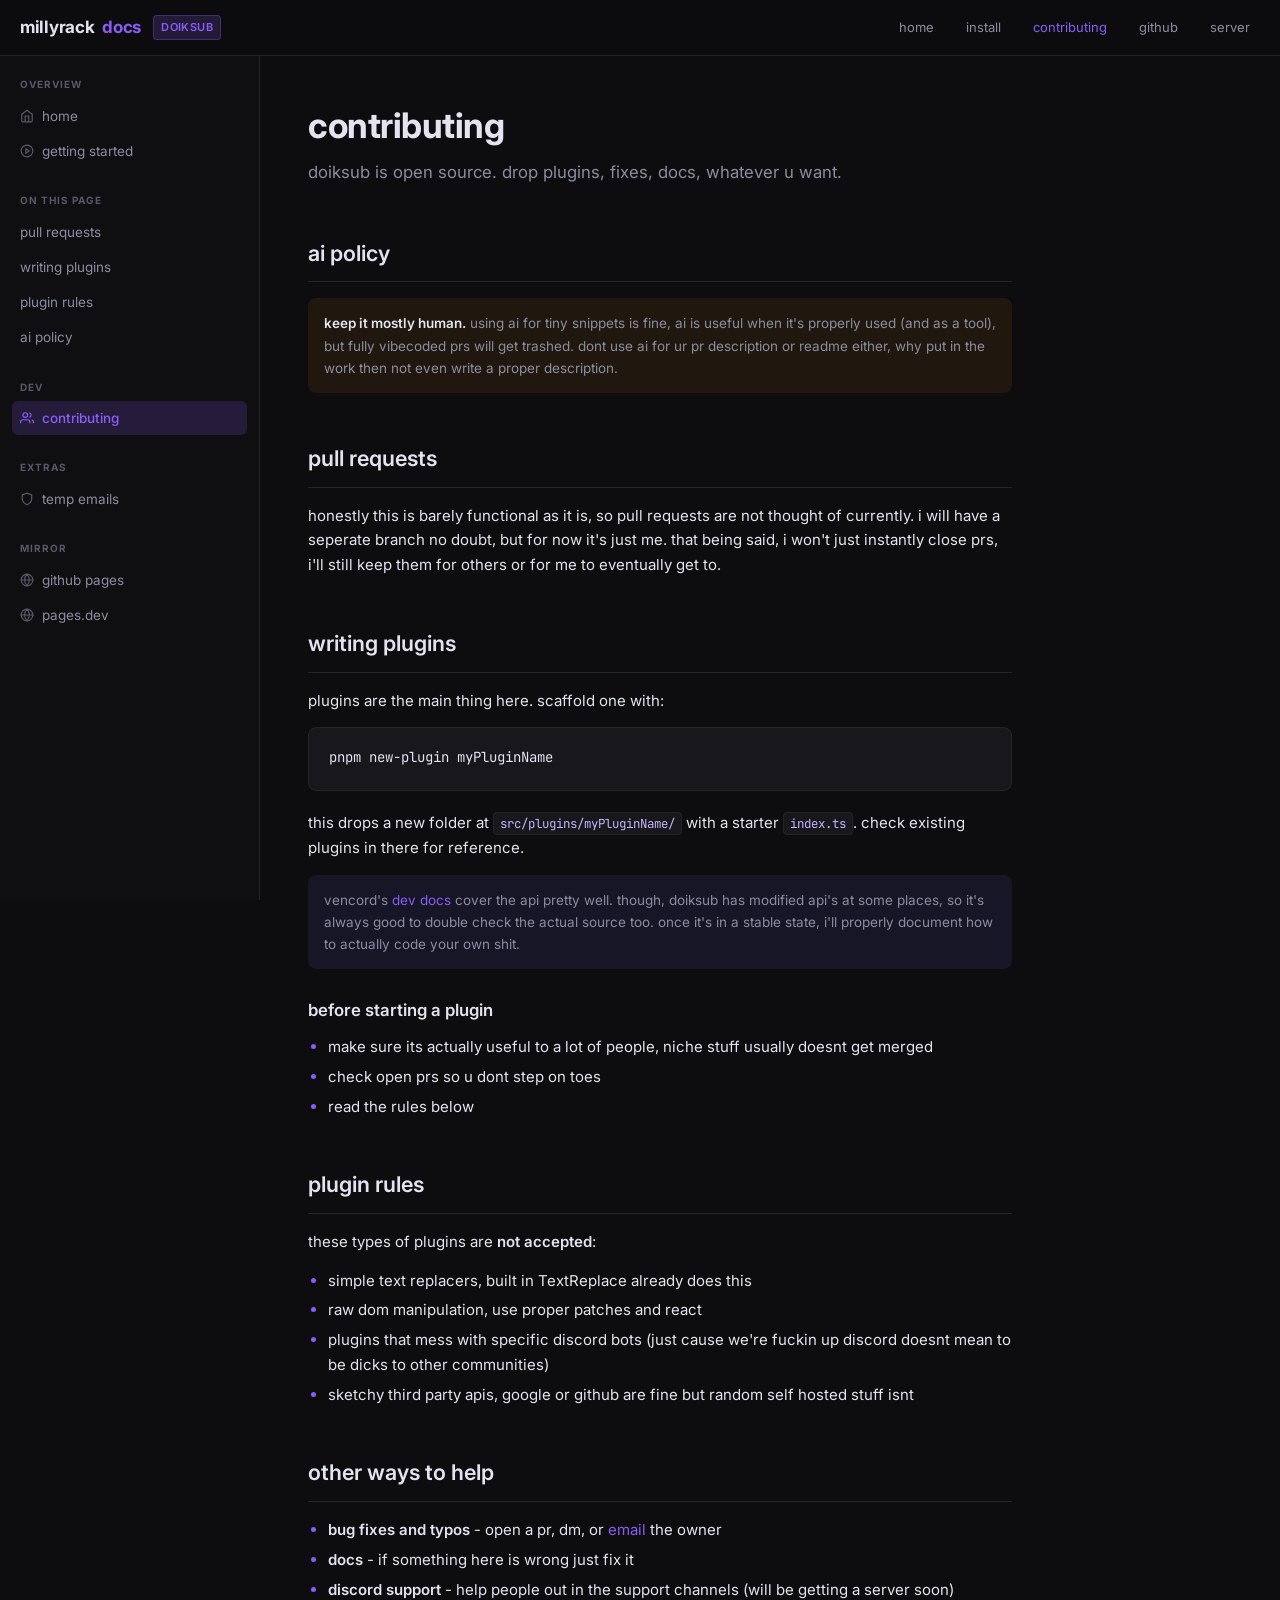
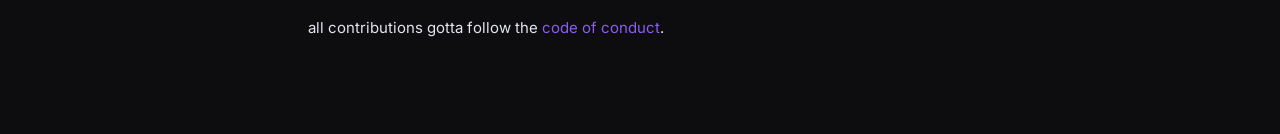
<file: docs/contributing.html>
<!DOCTYPE html>
<html lang="en">

<head>
  <meta charset="UTF-8">
  <meta name="viewport" content="width=device-width, initial-scale=1.0">
  <title>millyrack, doiksub contributing</title>
  <meta name="description" content="how to write plugins and push changes to doiksub">
  <link rel="stylesheet" href="style.css">
</head>

<body>

  <header class="topbar">
    <button class="hamburger" id="hamburger-btn" aria-label="Toggle sidebar">
      <svg width="18" height="18" viewBox="0 0 24 24" fill="none" stroke="currentColor" stroke-width="2"
        stroke-linecap="round">
        <line x1="3" y1="6" x2="21" y2="6" />
        <line x1="3" y1="12" x2="21" y2="12" />
        <line x1="3" y1="18" x2="21" y2="18" />
      </svg>
    </button>
    <a href="index.html" class="topbar-logo">millyrack <span>docs</span></a>
    <span class="topbar-tag">doiksub</span>
    <div class="topbar-spacer"></div>
    <a href="index.html" class="topbar-link" data-page="index.html">home</a>
    <a href="getting-started.html" class="topbar-link" data-page="getting-started.html">install</a>
    <a href="contributing.html" class="topbar-link" data-page="contributing.html">contributing</a>
    <a href="https://github.com/ghxstprey/doiksub" class="topbar-link" target="_blank" rel="noopener">github</a>
    <a href="https://ghxstprey.pages.dev/join" class="topbar-link" target="_blank" rel="noopener">server</a>
  </header>

  <div class="sidebar-overlay" id="sidebar-overlay"></div>

  <div class="layout">
    <nav class="sidebar" id="sidebar">
      <div class="sidebar-section">
        <div class="sidebar-label">overview</div>
        <a href="index.html" class="sidebar-link" data-page="index.html">
          <svg width="14" height="14" viewBox="0 0 24 24" fill="none" stroke="currentColor" stroke-width="2">
            <path d="M3 9l9-7 9 7v11a2 2 0 0 1-2 2H5a2 2 0 0 1-2-2z" />
            <polyline points="9 22 9 12 15 12 15 22" />
          </svg>
          home
        </a>
        <a href="getting-started.html" class="sidebar-link" data-page="getting-started.html">
          <svg width="14" height="14" viewBox="0 0 24 24" fill="none" stroke="currentColor" stroke-width="2"
            stroke-linecap="round" stroke-linejoin="round">
            <circle cx="12" cy="12" r="10" />
            <polygon points="10 8 16 12 10 16 10 8" />
          </svg>
          getting started
        </a>
      </div>
      <div class="sidebar-section">
        <div class="sidebar-label">on this page</div>
        <a href="#how-to-pr" class="sidebar-link">pull requests</a>
        <a href="#write-plugin" class="sidebar-link">writing plugins</a>
        <a href="#plugin-rules" class="sidebar-link">plugin rules</a>
        <a href="#ai-notice" class="sidebar-link">ai policy</a>
      </div>
      <div class="sidebar-section">
        <div class="sidebar-label">dev</div>
        <a href="contributing.html" class="sidebar-link" data-page="contributing.html">
          <svg width="14" height="14" viewBox="0 0 24 24" fill="none" stroke="currentColor" stroke-width="2">
            <path d="M17 21v-2a4 4 0 0 0-4-4H5a4 4 0 0 0-4 4v2" />
            <circle cx="9" cy="7" r="4" />
            <path d="M23 21v-2a4 4 0 0 0-3-3.87" />
            <path d="M16 3.13a4 4 0 0 1 0 7.75" />
          </svg>
          contributing
        </a>
      </div>
      <div class="sidebar-section">
        <div class="sidebar-label">extras</div>
        <a href="privacy.html" class="sidebar-link" data-page="privacy.html">
          <svg width="14" height="14" viewBox="0 0 24 24" fill="none" stroke="currentColor" stroke-width="2">
            <path d="M12 22s8-4 8-10V5l-8-3-8 3v7c0 6 8 10 8 10z" />
          </svg>
          temp emails
        </a>
      </div>
      <div class="sidebar-section sidebar-footer" style="margin-top: auto;">
        <div class="sidebar-label">mirror</div>
        <a href="https://ghxstprey.github.io/millyrack/" class="sidebar-link" target="_blank" rel="noopener">
          <svg width="14" height="14" viewBox="0 0 24 24" fill="none" stroke="currentColor" stroke-width="2"
            stroke-linecap="round" stroke-linejoin="round">
            <circle cx="12" cy="12" r="10" />
            <line x1="2" y1="12" x2="22" y2="12" />
            <path d="M12 2a15.3 15.3 0 0 1 4 10 15.3 15.3 0 0 1-4 10 15.3 15.3 0 0 1-4-10 15.3 15.3 0 0 1 4-10z" />
          </svg>
          github pages
        </a>
        <a href="https://millyrack.pages.dev" class="sidebar-link" target="_blank" rel="noopener">
          <svg width="14" height="14" viewBox="0 0 24 24" fill="none" stroke="currentColor" stroke-width="2"
            stroke-linecap="round" stroke-linejoin="round">
            <circle cx="12" cy="12" r="10" />
            <line x1="2" y1="12" x2="22" y2="12" />
            <path d="M12 2a15.3 15.3 0 0 1 4 10 15.3 15.3 0 0 1-4 10 15.3 15.3 0 0 1-4-10 15.3 15.3 0 0 1 4-10z" />
          </svg>
          pages.dev
        </a>
      </div>
    </nav>

    <main class="main">
      <div class="content">

        <h1>contributing</h1>
        <p class="lead">doiksub is open source. drop plugins, fixes, docs, whatever u want.</p>

        <h2 id="ai-notice">ai policy</h2>
        <div class="callout warn">
          <div>
            <p><strong>keep it mostly human.</strong> using ai for tiny snippets is fine, ai is useful when it's
              properly used (and as a tool), but fully vibecoded prs will get trashed. dont use ai for ur pr description
              or readme either, why put in the work then not even write a proper description.</p>
          </div>
        </div>

        <h2 id="how-to-pr">pull requests</h2>
        <p>honestly this is barely functional as it is, so pull requests are not thought of currently. i will have a
          seperate branch no doubt, but for now it's just me. that being said, i won't just instantly close prs, i'll
          still keep them for others or for me to eventually get to.</p>

        <h2 id="write-plugin">writing plugins</h2>
        <p>plugins are the main thing here. scaffold one with:</p>
        <pre><code>pnpm new-plugin myPluginName</code></pre>
        <p>this drops a new folder at <code>src/plugins/myPluginName/</code> with a starter <code>index.ts</code>. check
          existing plugins in there for reference.</p>

        <div class="callout note">
          <p>vencord's <a href="https://docs.vencord.dev" target="_blank" rel="noopener">dev docs</a> cover the api
            pretty well. though, doiksub has modified api's at some places, so it's always good to double check the
            actual source too. once it's in a stable state, i'll properly document how to actually code your own shit.
          </p>
        </div>

        <h3>before starting a plugin</h3>
        <ul>
          <li>make sure its actually useful to a lot of people, niche stuff usually doesnt get merged</li>
          <li>check open prs so u dont step on toes</li>
          <li>read the rules below</li>
        </ul>

        <h2 id="plugin-rules">plugin rules</h2>
        <p>these types of plugins are <strong>not accepted</strong>:</p>
        <ul>
          <li>simple text replacers, built in TextReplace already does this</li>
          <li>raw dom manipulation, use proper patches and react</li>
          <li>plugins that mess with specific discord bots (just cause we're fuckin up discord doesnt mean to be dicks
            to other communities)</li>
          <li>sketchy third party apis, google or github are fine but random self hosted stuff isnt</li>
        </ul>

        <h2 id="other">other ways to help</h2>
        <ul>
          <li><strong>bug fixes and typos</strong> - open a pr, dm, or <a href="privacy.html">email</a> the owner</li>
          <li><strong>docs</strong> - if something here is wrong just fix it</li>
          <li><strong>discord support</strong> - help people out in the support channels (will be getting a server soon)
          </li>
        </ul>

        <p>all contributions gotta follow the <a
            href="https://github.com/ghxstprey/doiksub/blob/main/CODE_OF_CONDUCT.md" target="_blank" rel="noopener">code
            of conduct</a>.</p>

      </div>
    </main>
  </div>

  <script src="nav.js"></script>
</body>

</html>
</file>
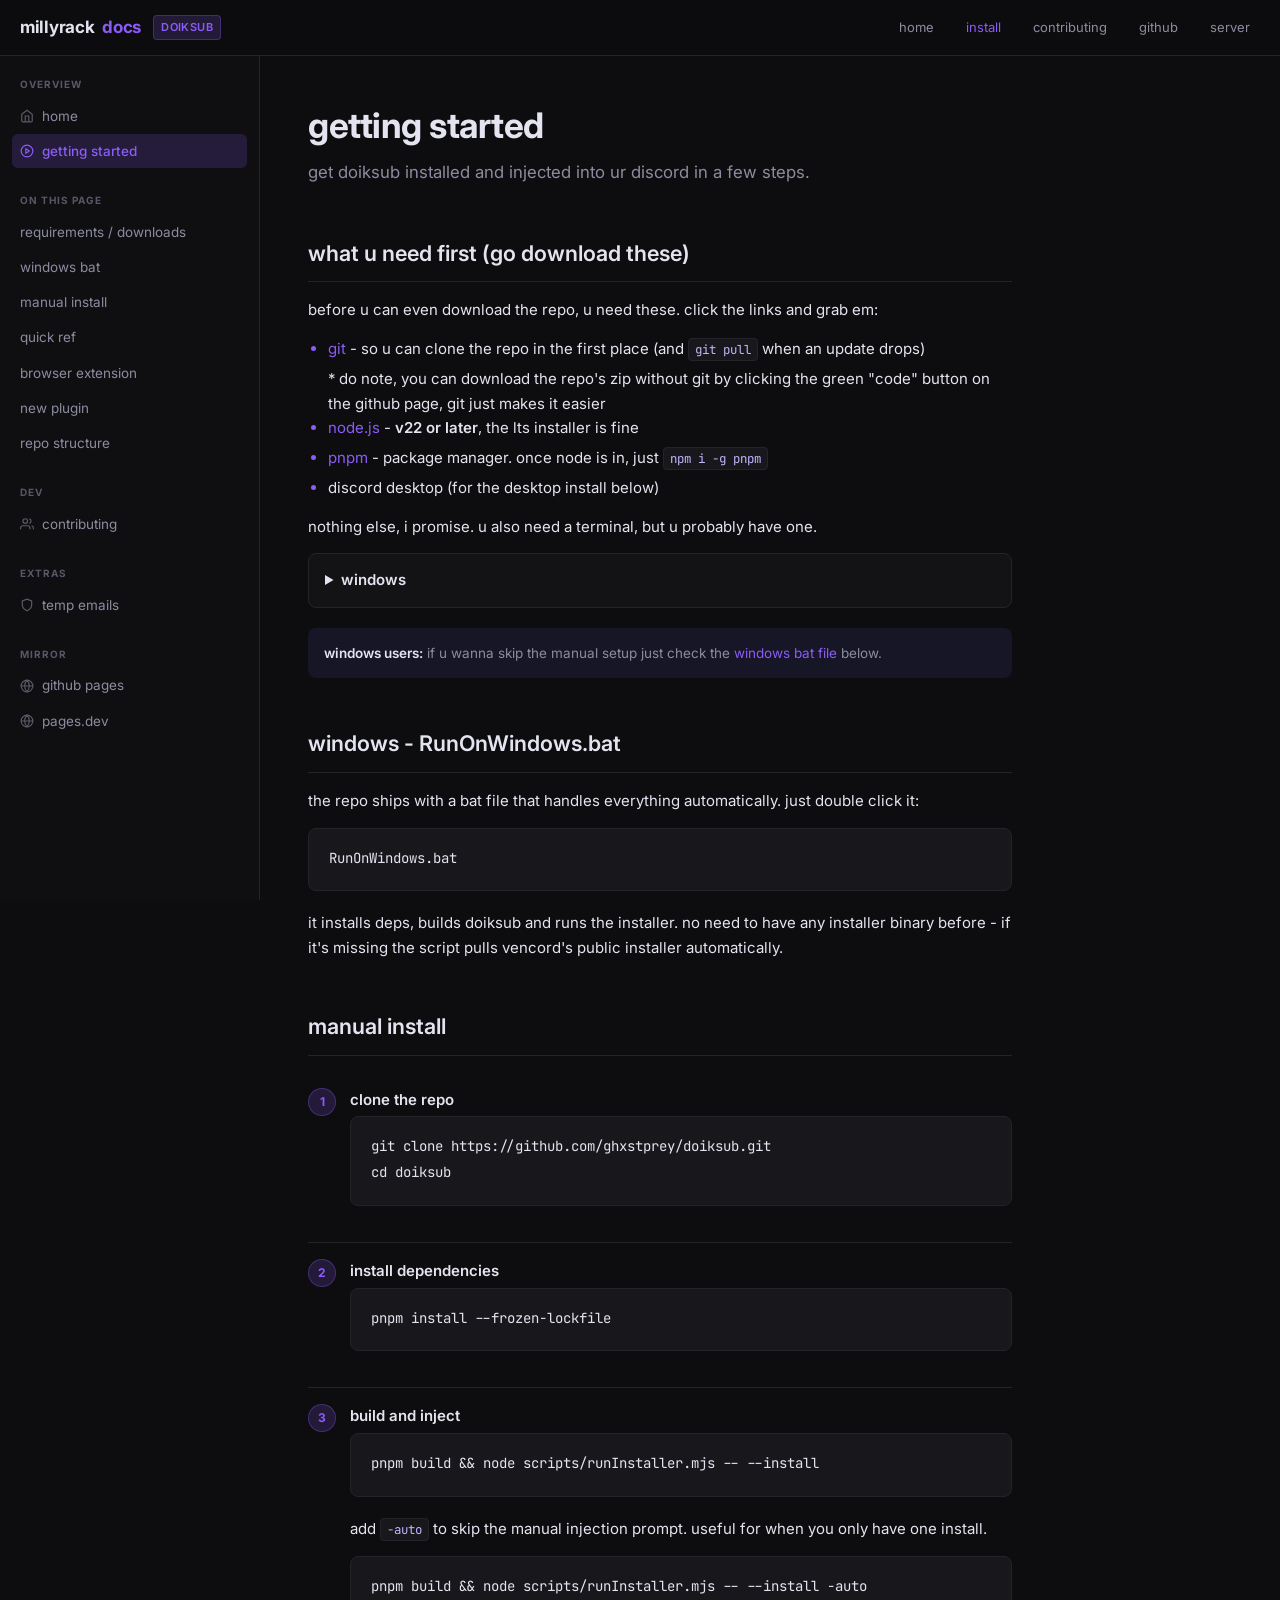
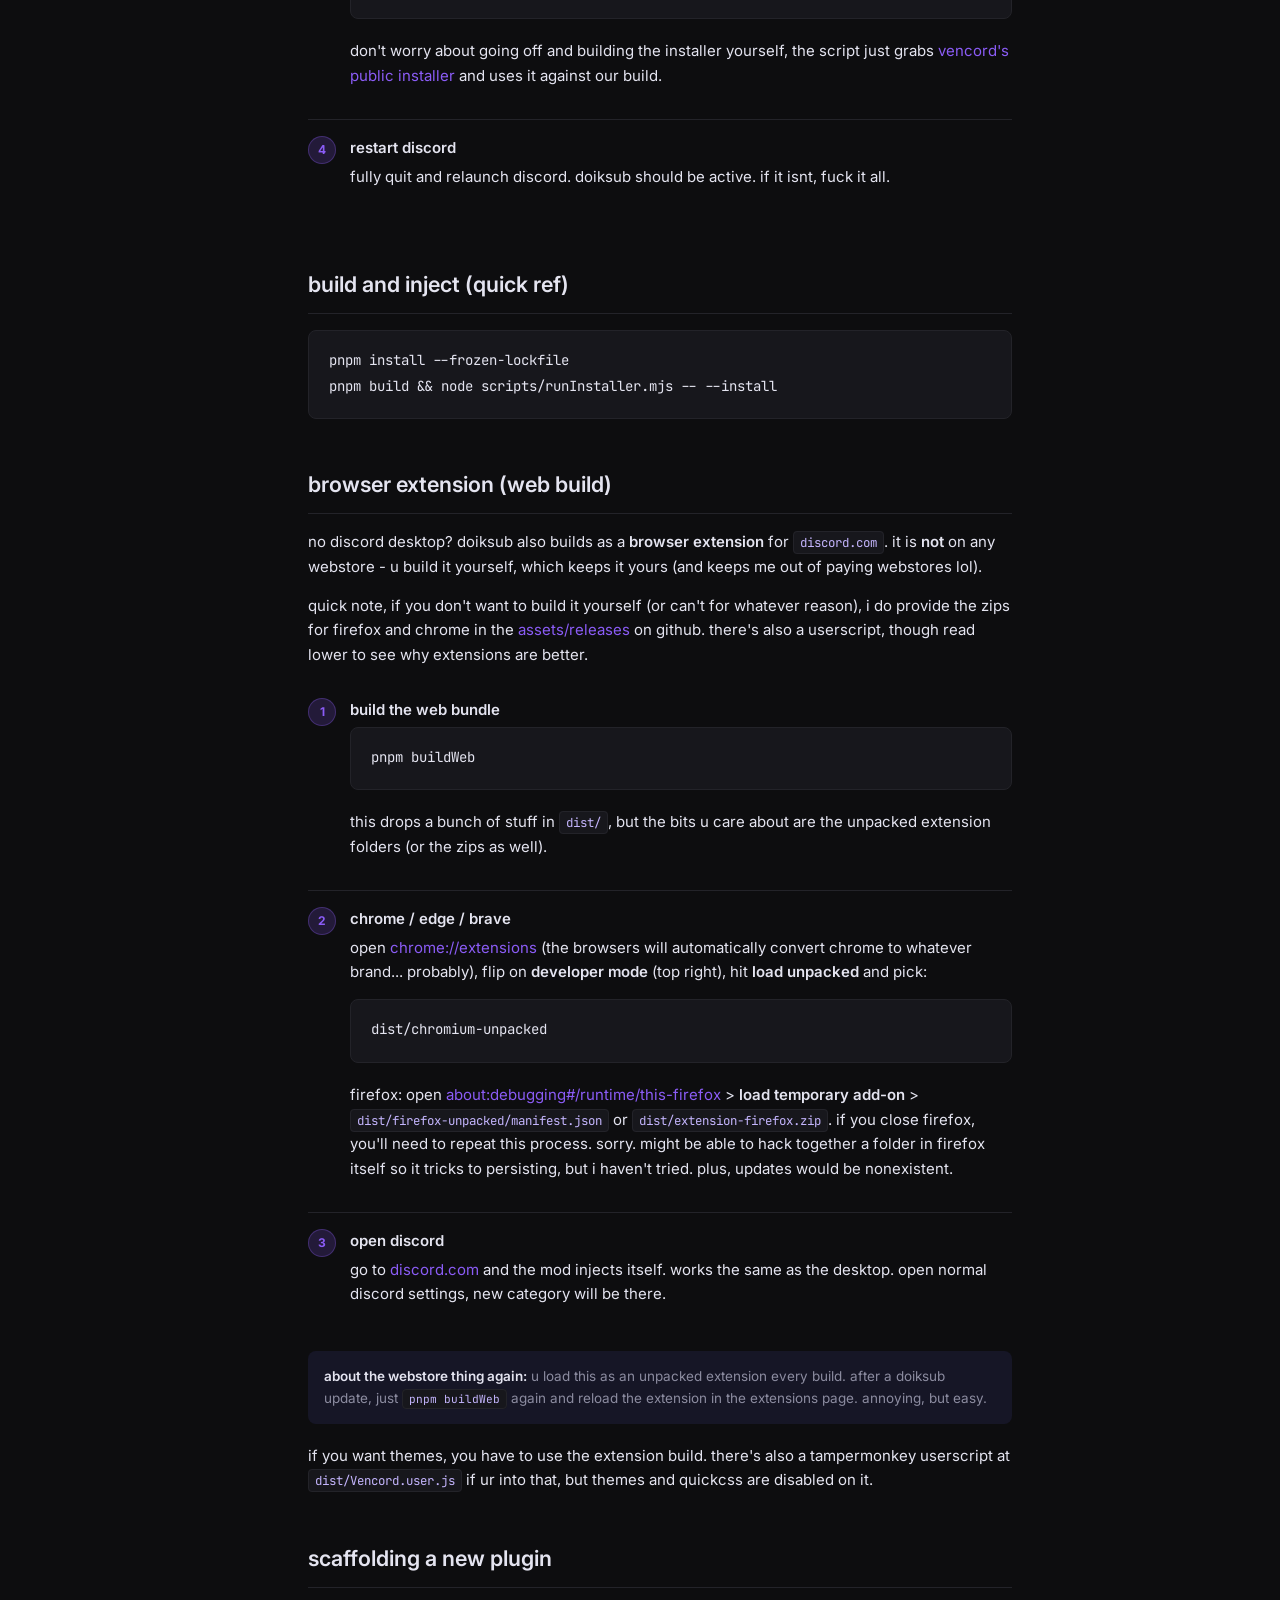
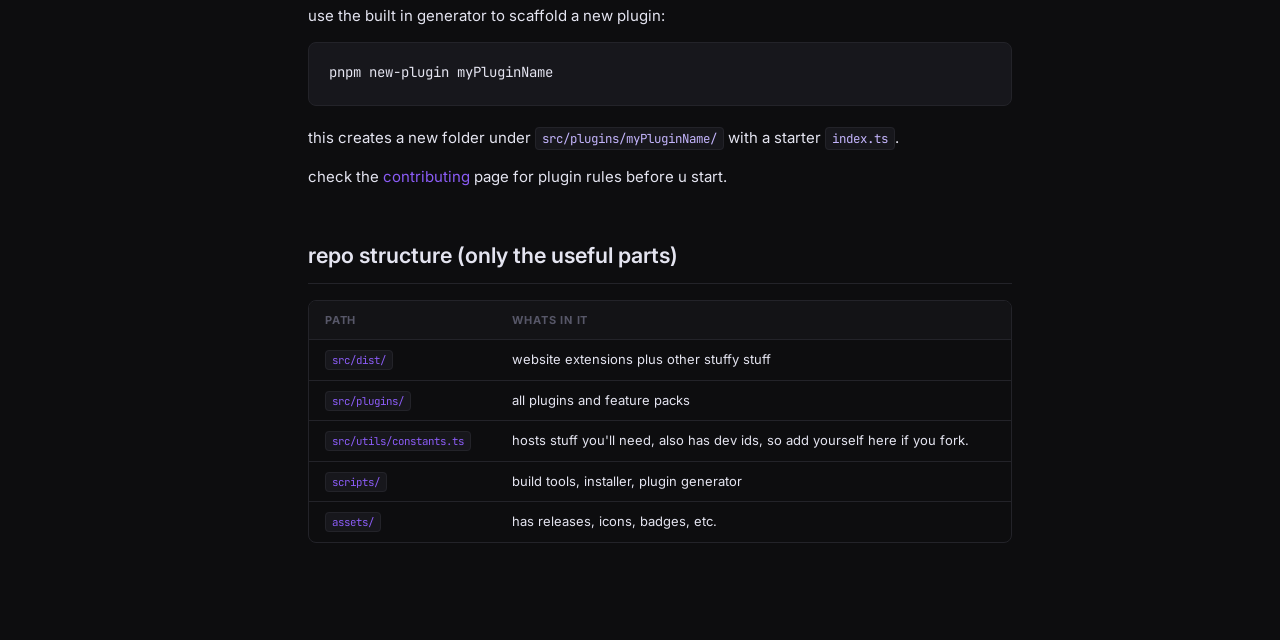
<file: docs/getting-started.html>
<!DOCTYPE html>
<html lang="en">

<head>
  <meta charset="UTF-8">
  <meta name="viewport" content="width=device-width, initial-scale=1.0">
  <title>millyrack, doiksub install</title>
  <meta name="description" content="how to install build and inject doiksub into ur discord client">
  <link rel="stylesheet" href="style.css">
</head>

<body>

  <header class="topbar">
    <button class="hamburger" id="hamburger-btn" aria-label="Toggle sidebar">
      <svg width="18" height="18" viewBox="0 0 24 24" fill="none" stroke="currentColor" stroke-width="2"
        stroke-linecap="round">
        <line x1="3" y1="6" x2="21" y2="6" />
        <line x1="3" y1="12" x2="21" y2="12" />
        <line x1="3" y1="18" x2="21" y2="18" />
      </svg>
    </button>
    <a href="index.html" class="topbar-logo">millyrack <span>docs</span></a>
    <span class="topbar-tag">doiksub</span>
    <div class="topbar-spacer"></div>
    <a href="index.html" class="topbar-link" data-page="index.html">home</a>
    <a href="getting-started.html" class="topbar-link" data-page="getting-started.html">install</a>
    <a href="contributing.html" class="topbar-link" data-page="contributing.html">contributing</a>
    <a href="https://github.com/ghxstprey/doiksub" class="topbar-link" target="_blank" rel="noopener">github</a>
    <a href="https://ghxstprey.pages.dev/join" class="topbar-link" target="_blank" rel="noopener">server</a>
  </header>

  <div class="sidebar-overlay" id="sidebar-overlay"></div>

  <div class="layout">
    <nav class="sidebar" id="sidebar">
      <div class="sidebar-section">
        <div class="sidebar-label">overview</div>
        <a href="index.html" class="sidebar-link" data-page="index.html">
          <svg width="14" height="14" viewBox="0 0 24 24" fill="none" stroke="currentColor" stroke-width="2">
            <path d="M3 9l9-7 9 7v11a2 2 0 0 1-2 2H5a2 2 0 0 1-2-2z" />
            <polyline points="9 22 9 12 15 12 15 22" />
          </svg>
          home
        </a>
        <a href="getting-started.html" class="sidebar-link" data-page="getting-started.html">
          <svg width="14" height="14" viewBox="0 0 24 24" fill="none" stroke="currentColor" stroke-width="2"
            stroke-linecap="round" stroke-linejoin="round">
            <circle cx="12" cy="12" r="10" />
            <polygon points="10 8 16 12 10 16 10 8" />
          </svg>
          getting started
        </a>
      </div>
      <div class="sidebar-section">
        <div class="sidebar-label">on this page</div>
        <a href="#requirements" class="sidebar-link">requirements / downloads</a>
        <a href="#windows" class="sidebar-link">windows bat</a>
        <a href="#manual" class="sidebar-link">manual install</a>
        <a href="#build" class="sidebar-link">quick ref</a>
        <a href="#web" class="sidebar-link">browser extension</a>
        <a href="#new-plugin" class="sidebar-link">new plugin</a>
        <a href="#structure" class="sidebar-link">repo structure</a>
      </div>
      <div class="sidebar-section">
        <div class="sidebar-label">dev</div>
        <a href="contributing.html" class="sidebar-link" data-page="contributing.html">
          <svg width="14" height="14" viewBox="0 0 24 24" fill="none" stroke="currentColor" stroke-width="2">
            <path d="M17 21v-2a4 4 0 0 0-4-4H5a4 4 0 0 0-4 4v2" />
            <circle cx="9" cy="7" r="4" />
            <path d="M23 21v-2a4 4 0 0 0-3-3.87" />
            <path d="M16 3.13a4 4 0 0 1 0 7.75" />
          </svg>
          contributing
        </a>
      </div>
      <div class="sidebar-section">
        <div class="sidebar-label">extras</div>
        <a href="privacy.html" class="sidebar-link" data-page="privacy.html">
          <svg width="14" height="14" viewBox="0 0 24 24" fill="none" stroke="currentColor" stroke-width="2">
            <path d="M12 22s8-4 8-10V5l-8-3-8 3v7c0 6 8 10 8 10z" />
          </svg>
          temp emails
        </a>
      </div>
      <div class="sidebar-section sidebar-footer" style="margin-top: auto;">
        <div class="sidebar-label">mirror</div>
        <a href="https://ghxstprey.github.io/millyrack/" class="sidebar-link" target="_blank" rel="noopener">
          <svg width="14" height="14" viewBox="0 0 24 24" fill="none" stroke="currentColor" stroke-width="2"
            stroke-linecap="round" stroke-linejoin="round">
            <circle cx="12" cy="12" r="10" />
            <line x1="2" y1="12" x2="22" y2="12" />
            <path d="M12 2a15.3 15.3 0 0 1 4 10 15.3 15.3 0 0 1-4 10 15.3 15.3 0 0 1-4-10 15.3 15.3 0 0 1 4-10z" />
          </svg>
          github pages
        </a>
        <a href="https://millyrack.pages.dev" class="sidebar-link" target="_blank" rel="noopener">
          <svg width="14" height="14" viewBox="0 0 24 24" fill="none" stroke="currentColor" stroke-width="2"
            stroke-linecap="round" stroke-linejoin="round">
            <circle cx="12" cy="12" r="10" />
            <line x1="2" y1="12" x2="22" y2="12" />
            <path d="M12 2a15.3 15.3 0 0 1 4 10 15.3 15.3 0 0 1-4 10 15.3 15.3 0 0 1-4-10 15.3 15.3 0 0 1 4-10z" />
          </svg>
          pages.dev
        </a>
      </div>
    </nav>

    <main class="main">
      <div class="content">

        <h1>getting started</h1>
        <p class="lead">get doiksub installed and injected into ur discord in a few steps.</p>

        <h2 id="requirements">what u need first (go download these)</h2>
        <p>before u can even download the repo, u need these. click the links and grab em:</p>
        <ul>
          <li><a href="https://git-scm.com/downloads" target="_blank" rel="noopener">git</a> - so u can clone the repo
            in the first place (and <code>git pull</code> when an update drops)</li>
          * do note, you can download the repo's zip without git by clicking the green "code" button on the github page,
          git just makes it easier
          <li><a href="https://nodejs.org" target="_blank" rel="noopener">node.js</a> - <strong>v22 or later</strong>,
            the lts installer is fine</li>
          <li><a href="https://pnpm.io/installation" target="_blank" rel="noopener">pnpm</a> - package manager. once
            node is in, just <code>npm i -g pnpm</code></li>
          <li>discord desktop (for the desktop install below)</li>
        </ul>
        <p>nothing else, i promise. u also need a terminal, but u probably have one.</p>
        <details>
          <summary>windows</summary>
          <ul>
            <li>
              <p><strong>stable</strong></p>
            </li>
            <li>
              <p><strong>canary</strong></p>
            </li>
            <li>
              <p><strong>ptb</strong></p>
            </li>
          </ul>
          <p>or, <strong>winget</strong>. there's another official discord client called Discord Development (basically
            canary's canary). use winget to install it:</p>
          <pre><code>winget install -e --id Discord.Discord.Development</code></pre>
        </details>

        <div class="callout note">
          <p><strong>windows users:</strong> if u wanna skip the manual setup just check the <a href="#windows">windows
              bat file</a> below.</p>
        </div>

        <h2 id="windows">windows - RunOnWindows.bat</h2>
        <p>the repo ships with a bat file that handles everything automatically. just double click it:</p>
        <pre><code>RunOnWindows.bat</code></pre>
        <p>it installs deps, builds doiksub and runs the installer. no need to have any installer binary before -
          if it's missing the script pulls vencord's public installer automatically.</p>

        <h2 id="manual">manual install</h2>
        <ol class="steps">
          <li>
            <div class="step-num">1</div>
            <div class="step-body">
              <div class="step-title">clone the repo</div>
              <pre><code>git clone https://github.com/ghxstprey/doiksub.git
cd doiksub</code></pre>
            </div>
          </li>
          <li>
            <div class="step-num">2</div>
            <div class="step-body">
              <div class="step-title">install dependencies</div>
              <pre><code>pnpm install --frozen-lockfile</code></pre>
            </div>
          </li>
          <li>
            <div class="step-num">3</div>
            <div class="step-body">
              <div class="step-title">build and inject</div>
              <pre><code>pnpm build && node scripts/runInstaller.mjs -- --install</code></pre>
              <p>add <code>-auto</code> to skip the manual injection prompt. useful for when you only have one install.
              </p>
              <pre><code>pnpm build && node scripts/runInstaller.mjs -- --install -auto</code></pre>
              <p>don't worry about going off and building the installer yourself, the script just grabs <a
                  href="https://github.com/Vencord/Installer" target="_blank" rel="noopener">vencord's public
                  installer</a> and uses it against our build.</p>
            </div>
          </li>
          <li>
            <div class="step-num">4</div>
            <div class="step-body">
              <div class="step-title">restart discord</div>
              <p>fully quit and relaunch discord. doiksub should be active. if it isnt, fuck it all.</p>
            </div>
          </li>
        </ol>

        <h2 id="build">build and inject (quick ref)</h2>
        <pre><code>pnpm install --frozen-lockfile
pnpm build && node scripts/runInstaller.mjs -- --install</code></pre>

        <h2 id="web">browser extension (web build)</h2>
        <p>no discord desktop? doiksub also builds as a <strong>browser extension</strong> for <code>discord.com</code>.
          it is <strong>not</strong> on any webstore - u build it yourself, which keeps it yours (and keeps me out of
          paying webstores lol).</p>
        <p>quick note, if you don't want to build it yourself (or can't for whatever reason), i do provide the zips for
          firefox and chrome in the <a href="https://github.com/ghxstprey/doiksub/tree/main/assets/releases"
            target="_blank">assets/releases</a> on github. there's also a userscript, though read lower to see why
          extensions are better.</p>
        <ol class="steps">
          <li>
            <div class="step-num">1</div>
            <div class="step-body">
              <div class="step-title">build the web bundle</div>
              <pre><code>pnpm buildWeb</code></pre>
              <p>this drops a bunch of stuff in <code>dist/</code>, but the bits u care about are the unpacked
                extension folders (or the zips as well).</p>
            </div>
          </li>
          <li>
            <div class="step-num">2</div>
            <div class="step-body">
              <div class="step-title">chrome / edge / brave</div>
              <p>open <a href="chrome://extensions">chrome://extensions</a> (the browsers will automatically convert
                chrome to whatever brand... probably), flip on <strong>developer
                  mode</strong> (top right), hit <strong>load unpacked</strong> and pick:</p>
              <pre><code>dist/chromium-unpacked</code></pre>
              <p>firefox: open <a href="about:debugging#/runtime/this-firefox">about:debugging#/runtime/this-firefox</a>
                > <strong>load temporary add-on</strong> > <code>dist/firefox-unpacked/manifest.json</code> or
                <code>dist/extension-firefox.zip</code>. if you close firefox, you'll need to repeat this process.
                sorry. might be able to hack together a folder in firefox itself so it tricks to persisting, but i
                haven't tried. plus, updates would be nonexistent.
              </p>
            </div>
          </li>
          <li>
            <div class="step-num">3</div>
            <div class="step-body">
              <div class="step-title">open discord</div>
              <p>go to <a href="https://discord.com/app">discord.com</a> and the mod injects itself. works the same
                as
                the desktop. open normal discord settings, new category will be there.</p>
            </div>
          </li>
        </ol>
        <div class="callout note">
          <p><strong>about the webstore thing again:</strong> u load this as an unpacked extension every build.
            after a
            doiksub update, just <code>pnpm buildWeb</code> again and reload the extension in the extensions page.
            annoying, but easy.
          </p>
        </div>
        <p>if you want themes, you have to use the extension build. there's also a tampermonkey userscript at
          <code>dist/Vencord.user.js</code> if ur into that, but themes and quickcss are disabled on it.
        </p>
        <h2 id="new-plugin">scaffolding a new plugin</h2>
        <p>use the built in generator to scaffold a new plugin:</p>
        <pre><code>pnpm new-plugin myPluginName</code></pre>
        <p>this creates a new folder under <code>src/plugins/myPluginName/</code> with a starter
          <code>index.ts</code>.
        </p>
        <p>check the <a href="contributing.html">contributing</a> page for plugin rules before u start.</p>

        <h2 id="structure">repo structure (only the useful parts)</h2>
        <div class="plugin-table-wrap">
          <table>
            <thead>
              <tr>
                <th>path</th>
                <th>whats in it</th>
              </tr>
            </thead>
            <tbody>
              <tr>
                <td><code>src/dist/</code></td>
                <td>website extensions plus other stuffy stuff</td>
              </tr>
              <tr>
                <td><code>src/plugins/</code></td>
                <td>all plugins and feature packs</td>
              </tr>
              <tr>
                <td><code>src/utils/constants.ts</code></td>
                <td>hosts stuff you'll need, also has dev ids, so add yourself here if you fork.</td>
              </tr>
              <tr>
                <td><code>scripts/</code></td>
                <td>build tools, installer, plugin generator</td>
              </tr>
              <tr>
                <td><code>assets/</code></td>
                <td>has releases, icons, badges, etc.</td>
              </tr>
            </tbody>
          </table>
        </div>

      </div>
    </main>
  </div>

  <script src="nav.js"></script>
</body>

</html>
</file>
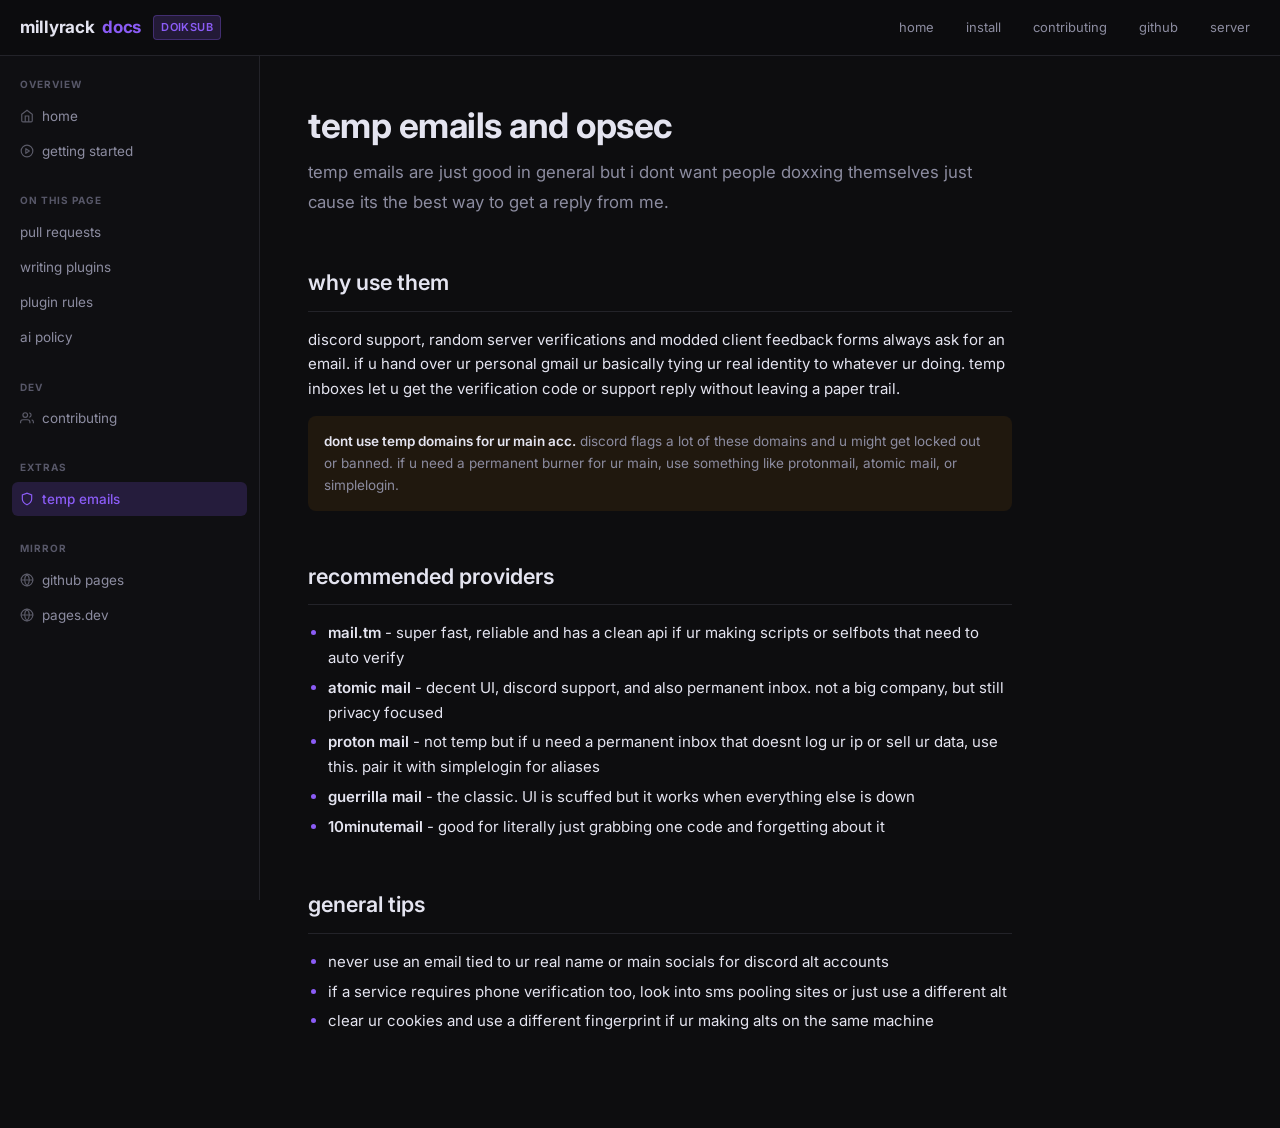
<file: docs/privacy.html>
<!DOCTYPE html>
<html lang="en">

<head>
    <meta charset="UTF-8">
    <meta name="viewport" content="width=device-width, initial-scale=1.0">
    <title>millyrack, doiksub privacy</title>
    <meta name="description" content="temp email providers and basic opsec for discord alts and modded clients">
    <link rel="stylesheet" href="style.css">
</head>

<body>

    <header class="topbar">
        <button class="hamburger" id="hamburger-btn" aria-label="Toggle sidebar">
            <svg width="18" height="18" viewBox="0 0 24 24" fill="none" stroke="currentColor" stroke-width="2"
                stroke-linecap="round">
                <line x1="3" y1="6" x2="21" y2="6" />
                <line x1="3" y1="12" x2="21" y2="12" />
                <line x1="3" y1="18" x2="21" y2="18" />
            </svg>
        </button>
        <a href="index.html" class="topbar-logo">millyrack <span>docs</span></a>
        <span class="topbar-tag">doiksub</span>
        <div class="topbar-spacer"></div>
        <a href="index.html" class="topbar-link" data-page="index.html">home</a>
        <a href="getting-started.html" class="topbar-link" data-page="getting-started.html">install</a>
        <a href="contributing.html" class="topbar-link" data-page="contributing.html">contributing</a>
        <a href="https://github.com/ghxstprey/doiksub" class="topbar-link" target="_blank" rel="noopener">github</a>
        <a href="https://ghxstprey.pages.dev/join" class="topbar-link" target="_blank" rel="noopener">server</a>
    </header>

    <div class="sidebar-overlay" id="sidebar-overlay"></div>

    <div class="layout">
        <nav class="sidebar" id="sidebar">
            <div class="sidebar-section">
                <div class="sidebar-label">overview</div>
                <a href="index.html" class="sidebar-link" data-page="index.html">
                    <svg width="14" height="14" viewBox="0 0 24 24" fill="none" stroke="currentColor" stroke-width="2">
                        <path d="M3 9l9-7 9 7v11a2 2 0 0 1-2 2H5a2 2 0 0 1-2-2z" />
                        <polyline points="9 22 9 12 15 12 15 22" />
                    </svg>
                    home
                </a>
                <a href="getting-started.html" class="sidebar-link" data-page="getting-started.html">
                    <svg width="14" height="14" viewBox="0 0 24 24" fill="none" stroke="currentColor" stroke-width="2"
                        stroke-linecap="round" stroke-linejoin="round">
                        <circle cx="12" cy="12" r="10" />
                        <polygon points="10 8 16 12 10 16 10 8" />
                    </svg>
                    getting started
                </a>
            </div>
            <div class="sidebar-section">
                <div class="sidebar-label">on this page</div>
                <a href="#how-to-pr" class="sidebar-link">pull requests</a>
                <a href="#write-plugin" class="sidebar-link">writing plugins</a>
                <a href="#plugin-rules" class="sidebar-link">plugin rules</a>
                <a href="#ai-notice" class="sidebar-link">ai policy</a>
            </div>
            <div class="sidebar-section">
                <div class="sidebar-label">dev</div>
                <a href="contributing.html" class="sidebar-link" data-page="contributing.html">
                    <svg width="14" height="14" viewBox="0 0 24 24" fill="none" stroke="currentColor" stroke-width="2">
                        <path d="M17 21v-2a4 4 0 0 0-4-4H5a4 4 0 0 0-4 4v2" />
                        <circle cx="9" cy="7" r="4" />
                        <path d="M23 21v-2a4 4 0 0 0-3-3.87" />
                        <path d="M16 3.13a4 4 0 0 1 0 7.75" />
                    </svg>
                    contributing
                </a>
            </div>
            <div class="sidebar-section">
                <div class="sidebar-label">extras</div>
                <a href="privacy.html" class="sidebar-link" data-page="privacy.html">
                    <svg width="14" height="14" viewBox="0 0 24 24" fill="none" stroke="currentColor" stroke-width="2">
                        <path d="M12 22s8-4 8-10V5l-8-3-8 3v7c0 6 8 10 8 10z" />
                    </svg>
                    temp emails
                </a>
            </div>
            <div class="sidebar-section sidebar-footer" style="margin-top: auto;">
                <div class="sidebar-label">mirror</div>
                <a href="https://ghxstprey.github.io/millyrack/" class="sidebar-link" target="_blank" rel="noopener">
                    <svg width="14" height="14" viewBox="0 0 24 24" fill="none" stroke="currentColor" stroke-width="2"
                        stroke-linecap="round" stroke-linejoin="round">
                        <circle cx="12" cy="12" r="10" />
                        <line x1="2" y1="12" x2="22" y2="12" />
                        <path
                            d="M12 2a15.3 15.3 0 0 1 4 10 15.3 15.3 0 0 1-4 10 15.3 15.3 0 0 1-4-10 15.3 15.3 0 0 1 4-10z" />
                    </svg>
                    github pages
                </a>
                <a href="https://millyrack.pages.dev" class="sidebar-link" target="_blank" rel="noopener">
                    <svg width="14" height="14" viewBox="0 0 24 24" fill="none" stroke="currentColor" stroke-width="2"
                        stroke-linecap="round" stroke-linejoin="round">
                        <circle cx="12" cy="12" r="10" />
                        <line x1="2" y1="12" x2="22" y2="12" />
                        <path
                            d="M12 2a15.3 15.3 0 0 1 4 10 15.3 15.3 0 0 1-4 10 15.3 15.3 0 0 1-4-10 15.3 15.3 0 0 1 4-10z" />
                    </svg>
                    pages.dev
                </a>
            </div>
        </nav>
        <main class="main">
            <div class="content">

                <h1>temp emails and opsec</h1>
                <p class="lead">temp emails are just good in general but i dont want people doxxing themselves just
                    cause its the best way to get a reply from me.</p>

                <h2 id="why">why use them</h2>
                <p>discord support, random server verifications and modded client feedback forms always ask for an
                    email. if u hand over ur personal gmail ur basically tying ur real identity to whatever ur doing.
                    temp inboxes let u get the verification code or support reply without leaving a paper trail.</p>

                <div class="callout warn">
                    <div>
                        <p><strong>dont use temp domains for ur main acc.</strong> discord flags a lot of these domains
                            and u might get locked out or banned. if u need a permanent burner for ur main, use
                            something like protonmail, atomic mail, or simplelogin.</p>
                    </div>
                </div>

                <h2 id="services">recommended providers</h2>
                <ul>
                    <li><strong>mail.tm</strong> - super fast, reliable and has a clean api if ur making scripts or
                        selfbots that need to auto verify</li>
                    <li><strong>atomic mail</strong> - decent UI, discord support, and also permanent inbox. not a big
                        company, but still privacy focused</li>
                    <li><strong>proton mail</strong> - not temp but if u need a permanent inbox that doesnt log ur ip or
                        sell ur data, use this. pair it with simplelogin for aliases</li>
                    <li><strong>guerrilla mail</strong> - the classic. UI is scuffed but it works when everything else
                        is down</li>
                    <li><strong>10minutemail</strong> - good for literally just grabbing one code and forgetting about
                        it</li>
                </ul>

                <h2 id="tips">general tips</h2>
                <ul>
                    <li>never use an email tied to ur real name or main socials for discord alt accounts</li>
                    <li>if a service requires phone verification too, look into sms pooling sites or just use a
                        different alt</li>
                    <li>clear ur cookies and use a different fingerprint if ur making alts on the same machine</li>
                </ul>

            </div>
        </main>
    </div>

    <script src="nav.js"></script>
</body>

</html>
</file>
<file: docs/style.css>
@import url('https://fonts.googleapis.com/css2?family=Inter:wght@300;400;500;600;700&family=JetBrains+Mono:wght@400;500&display=swap');

*,
*::before,
*::after {
  box-sizing: border-box;
  margin: 0;
  padding: 0;
}

:root {
  --bg: #0d0d0f;
  --bg-card: #131316;
  --bg-nav: #0f0f12;
  --bg-hover: #1a1a20;
  --border: #232329;
  --accent: #8b5cf6;
  --accent-2: #6d28d9;
  --accent-glow: rgba(139, 92, 246, .18);
  --text: #e4e4f0;
  --text-muted: #8c8ca0;
  --text-dim: #575768;
  --code-bg: #17171c;
  --sidebar-w: 260px;
  --topbar-h: 56px;
  --radius: 8px;
}

html {
  scroll-behavior: smooth;
}

body {
  font-family: 'Inter', sans-serif;
  background: var(--bg);
  color: var(--text);
  line-height: 1.65;
  font-size: 15px;
  min-height: 100vh;
  overflow-x: hidden;
}

::-webkit-scrollbar {
  width: 6px;
  height: 6px;
}

::-webkit-scrollbar-track {
  background: transparent;
}

::-webkit-scrollbar-thumb {
  background: var(--border);
  border-radius: 99px;
}

::-webkit-scrollbar-thumb:hover {
  background: var(--accent);
}

.topbar {
  position: fixed;
  top: 0;
  left: 0;
  right: 0;
  height: var(--topbar-h);
  background: rgba(13, 13, 15, .85);
  backdrop-filter: blur(12px);
  -webkit-backdrop-filter: blur(12px);
  border-bottom: 1px solid var(--border);
  display: flex;
  align-items: center;
  gap: 12px;
  padding: 0 20px;
  z-index: 100;
}

.topbar-logo {
  font-weight: 700;
  font-size: 17px;
  letter-spacing: -.3px;
  color: var(--text);
  text-decoration: none;
  display: flex;
  align-items: center;
  gap: 8px;
}

.topbar-logo span {
  color: var(--accent);
}

.topbar-tag {
  font-size: 11px;
  font-weight: 600;
  background: var(--accent-glow);
  color: var(--accent);
  border: 1px solid rgba(139, 92, 246, .3);
  border-radius: 4px;
  padding: 2px 7px;
  letter-spacing: .4px;
  text-transform: uppercase;
}

.topbar-spacer {
  flex: 1;
}

.topbar-link {
  font-size: 13px;
  color: var(--text-muted);
  text-decoration: none;
  padding: 6px 10px;
  border-radius: 6px;
  transition: color .15s, background .15s;
}

.topbar-link:hover {
  color: var(--text);
  background: var(--bg-hover);
}

.topbar-link.active {
  color: var(--accent);
}

.hamburger {
  display: none;
  background: none;
  border: none;
  cursor: pointer;
  padding: 6px;
  color: var(--text-muted);
  border-radius: 6px;
  transition: background .15s, color .15s;
}

.hamburger:hover {
  background: var(--bg-hover);
  color: var(--text);
}

.hamburger svg {
  display: block;
}

.layout {
  display: flex;
  padding-top: var(--topbar-h);
  min-height: 100vh;
}

.sidebar {
  position: fixed;
  top: var(--topbar-h);
  bottom: 0;
  left: 0;
  width: var(--sidebar-w);
  background: var(--bg-nav);
  border-right: 1px solid var(--border);
  overflow-y: auto;
  padding: 20px 12px;
  z-index: 90;
  transition: transform .25s ease;
}

.sidebar-section {
  margin-bottom: 24px;
}

.sidebar-label {
  font-size: 10px;
  font-weight: 700;
  letter-spacing: 1px;
  text-transform: uppercase;
  color: var(--text-dim);
  padding: 0 8px;
  margin-bottom: 6px;
}

.sidebar-link {
  display: flex;
  align-items: center;
  gap: 8px;
  text-decoration: none;
  color: var(--text-muted);
  font-size: 13.5px;
  padding: 6px 8px;
  border-radius: 6px;
  transition: color .15s, background .15s;
  margin-bottom: 1px;
}

.sidebar-link:hover {
  color: var(--text);
  background: var(--bg-hover);
}

.sidebar-link.active {
  color: var(--accent);
  background: var(--accent-glow);
  font-weight: 500;
}

.sidebar-link svg {
  opacity: .6;
  flex-shrink: 0;
}

.sidebar-link.active svg {
  opacity: 1;
}

.main {
  margin-left: var(--sidebar-w);
  flex: 1;
  min-width: 0;
}

.content img {
  max-width: 100%;
  height: auto;
}

.content {
  max-width: 800px;
  padding: 48px 48px 80px;
  overflow-wrap: break-word;
  word-break: break-word;
}

h1 {
  font-size: 2.2rem;
  font-weight: 700;
  letter-spacing: -.5px;
  line-height: 1.2;
  margin-bottom: 12px;
}

h1 .accent {
  color: var(--accent);
}

h2 {
  font-size: 1.35rem;
  font-weight: 600;
  color: var(--text);
  margin-top: 48px;
  margin-bottom: 16px;
  padding-bottom: 10px;
  border-bottom: 1px solid var(--border);
  scroll-margin-top: calc(var(--topbar-h) + 16px);
}

h3 {
  font-size: 1.05rem;
  font-weight: 600;
  margin-top: 28px;
  margin-bottom: 10px;
  scroll-margin-top: calc(var(--topbar-h) + 16px);
}

p {
  margin-bottom: 14px;
  color: var(--text);
}

a {
  color: var(--accent);
  text-decoration: none;
}

a:hover {
  text-decoration: underline;
}

ul,
ol {
  padding-left: 20px;
  margin-bottom: 14px;
}

li {
  margin-bottom: 5px;
}

li::marker {
  color: var(--accent);
}

strong {
  color: var(--text);
  font-weight: 600;
}

.lead {
  font-size: 1.05rem;
  color: var(--text-muted);
  line-height: 1.75;
  margin-bottom: 0;
}

code {
  font-family: 'JetBrains Mono', monospace;
  font-size: .83em;
  background: var(--code-bg);
  border: 1px solid var(--border);
  border-radius: 4px;
  padding: 2px 6px;
  color: #c4b5fd;
}

pre {
  background: var(--code-bg);
  border: 1px solid var(--border);
  border-radius: var(--radius);
  padding: 18px 20px;
  overflow-x: auto;
  margin-bottom: 20px;
  position: relative;
  max-width: 100%;
  -webkit-overflow-scrolling: touch;
}

pre code {
  background: none;
  border: none;
  padding: 0;
  font-size: .875rem;
  color: #e4e4f0;
  word-break: break-word;
  white-space: pre-wrap;
  word-wrap: break-word;
}

code {
  font-family: 'JetBrains Mono', monospace;
  font-size: .83em;
  background: var(--code-bg);
  border: 1px solid var(--border);
  border-radius: 4px;
  padding: 2px 6px;
  color: #c4b5fd;
  word-break: break-word;
  overflow-wrap: anywhere;
}

details {
  background: var(--bg-card);
  border: 1px solid var(--border);
  border-radius: var(--radius);
  padding: 14px 16px;
  margin-bottom: 20px;
}

details summary {
  font-weight: 600;
  color: var(--text);
  cursor: pointer;
}

details p {
  margin-bottom: 0;
}

.callout {
  display: flex;
  gap: 12px;
  padding: 14px 16px;
  border-radius: var(--radius);
  margin-bottom: 20px;
  font-size: 13.5px;
}

.callout.note {
  background: rgba(99, 102, 241, .1);
}

.callout.tip {
  background: rgba(34, 197, 94, .08);
}

.callout.warn {
  background: rgba(245, 158, 11, .08);
}

.callout p {
  margin: 0;
  color: var(--text-muted);
}

.callout strong {
  color: var(--text);
}

.card-grid {
  display: grid;
  grid-template-columns: repeat(auto-fill, minmax(200px, 1fr));
  gap: 12px;
  margin: 20px 0;
}

.card {
  background: var(--bg-card);
  border: 1px solid var(--border);
  border-radius: var(--radius);
  padding: 18px;
  text-decoration: none;
  transition: border-color .15s, background .15s, transform .15s;
  display: block;
}

.card:hover {
  border-color: var(--accent);
  background: var(--bg-hover);
  transform: translateY(-1px);
  text-decoration: none;
}

.card-icon {
  font-size: 1.5rem;
  margin-bottom: 10px;
}

.card-title {
  font-weight: 800;
  font-size: 16px;
  color: var(--text);
  margin-bottom: 4px;
}

.card-desc {
  font-size: 12.5px;
  color: var(--text-muted);
  line-height: 1.5;
}

.hero {
  padding: 64px 0 48px;
}

.hero-badge {
  display: inline-flex;
  align-items: center;
  gap: 6px;
  font-size: 11.5px;
  font-weight: 600;
  color: var(--accent);
  background: var(--accent-glow);
  border: 1px solid rgba(139, 92, 246, .3);
  border-radius: 99px;
  padding: 4px 12px;
  margin-bottom: 20px;
  letter-spacing: .3px;
}

.hero-badge::before {
  content: '';
  display: inline-block;
  width: 6px;
  height: 6px;
  background: var(--accent);
  border-radius: 50%;
}

.hero h1 {
  font-size: 2.8rem;
  margin-bottom: 16px;
}

.hero-actions {
  display: flex;
  gap: 10px;
  margin-top: 24px;
  flex-wrap: wrap;
}

.btn {
  display: inline-flex;
  align-items: center;
  gap: 7px;
  font-size: 13.5px;
  font-weight: 600;
  padding: 9px 18px;
  border-radius: 7px;
  text-decoration: none;
  transition: all .15s;
  border: 1px solid transparent;
}

.btn:hover {
  text-decoration: none;
}

.btn-primary {
  background: var(--accent);
  color: #fff;
}

.btn-primary:hover {
  background: var(--accent-2);
}

.btn-ghost {
  background: var(--bg-card);
  color: var(--text);
  border-color: var(--border);
}

.btn-ghost:hover {
  background: var(--bg-hover);
  border-color: var(--accent);
}

.plugin-table-wrap {
  border: 1px solid var(--border);
  border-radius: var(--radius);
  overflow: hidden;
  margin-bottom: 28px;
  overflow-x: auto;
  -webkit-overflow-scrolling: touch;
}

table {
  width: 100%;
  border-collapse: collapse;
  min-width: 480px;
}

thead {
  background: var(--bg-card);
}

th {
  text-align: left;
  font-size: 11px;
  font-weight: 700;
  letter-spacing: .8px;
  text-transform: uppercase;
  color: var(--text-dim);
  padding: 10px 16px;
  border-bottom: 1px solid var(--border);
  white-space: nowrap;
}

td {
  padding: 9px 16px;
  font-size: 13px;
  border-bottom: 1px solid var(--border);
  vertical-align: top;
}

tr:last-child td {
  border-bottom: none;
}

tr:hover td {
  background: var(--bg-hover);
}

td:first-child code {
  color: var(--accent);
}

.search-bar {
  width: 100%;
  margin-bottom: 16px;
  display: flex;
  align-items: center;
  gap: 10px;
  background: var(--bg-card);
  border: 1px solid var(--border);
  border-radius: var(--radius);
  padding: 9px 14px;
  transition: border-color .15s;
}

.search-bar:focus-within {
  border-color: var(--accent);
}

.search-bar svg {
  color: var(--text-dim);
  flex-shrink: 0;
}

.search-bar input {
  flex: 1;
  background: none;
  border: none;
  outline: none;
  color: var(--text);
  font-family: inherit;
  font-size: 14px;
}

.search-bar input::placeholder {
  color: var(--text-dim);
}

.filter-bar {
  display: flex;
  gap: 8px;
  flex-wrap: wrap;
  margin-bottom: 20px;
}

.filter-btn {
  font-size: 12px;
  font-weight: 500;
  padding: 5px 12px;
  border-radius: 99px;
  background: var(--bg-card);
  border: 1px solid var(--border);
  color: var(--text-muted);
  cursor: pointer;
  transition: all .15s;
  font-family: inherit;
}

.filter-btn:hover {
  border-color: var(--accent);
  color: var(--text);
}

.filter-btn.active {
  background: var(--accent-glow);
  border-color: var(--accent);
  color: var(--accent);
  font-weight: 600;
}

.tag {
  display: inline-block;
  font-size: 10.5px;
  font-weight: 600;
  padding: 2px 8px;
  border-radius: 99px;
  letter-spacing: .2px;
}

.tag-privacy,
.tag-sigil,
.tag-utility,
.tag-developers,
.tag-chat,
.tag-appearance,
.tag-servers,
.tag-roles,
.tag-shortcuts,
.tag-activity,
.tag-commands,
.tag-emotes,
.tag-friends,
.tag-organisation,
.tag-customisation,
.tag-notifications,
.tag-cosmetic,
.tag-voice,
.tag-media {
  background: rgba(100, 100, 100, .2);
  color: #777777;
}

.steps {
  list-style: none;
  padding: 0;
  counter-reset: steps;
}

.steps li {
  counter-increment: steps;
  display: flex;
  gap: 14px;
  padding: 16px 0;
  border-bottom: 1px solid var(--border);
  margin: 0;
}

.steps li:last-child {
  border-bottom: none;
}

.steps li::marker {
  content: none;
}

.step-num {
  flex-shrink: 0;
  width: 28px;
  height: 28px;
  background: var(--accent-glow);
  border: 1px solid rgba(139, 92, 246, .3);
  border-radius: 50%;
  display: flex;
  align-items: center;
  justify-content: center;
  font-size: 12px;
  font-weight: 700;
  color: var(--accent);
}

.step-body {
  flex: 1;
}

.step-title {
  font-weight: 600;
  margin-bottom: 4px;
}

.devs {
  display: flex;
  flex-direction: column;
  gap: 10px;
  margin: 20px 0;
}

.dev-card {
  background: var(--bg-card);
  border: 1px solid var(--border);
  border-radius: var(--radius);
  padding: 14px 18px;
  display: flex;
  gap: 14px;
  align-items: center;
}

.dev-avatar {
  width: 38px;
  height: 38px;
  border-radius: 50%;
  object-fit: cover;
  flex-shrink: 0;
  display: block;
}

.dev-name {
  font-weight: 600;
  font-size: 14px;
}

.dev-handle {
  font-size: 12px;
  color: var(--text-muted);
}

.dev-focus {
  font-size: 12.5px;
  color: var(--text-muted);
  margin-top: 2px;
}

#no-results {
  text-align: center;
  padding: 48px 0;
  color: var(--text-muted);
  display: none;
}

#no-results svg {
  margin: 0 auto 12px;
  display: block;
  opacity: .3;
}

.sidebar-overlay {
  display: none;
  position: fixed;
  inset: 0;
  background: rgba(0, 0, 0, .6);
  z-index: 89;
}

@media (max-width: 900px) {
  .sidebar {
    transform: translateX(-100%);
    width: 85vw;
    max-width: 300px;
  }

  .sidebar.open {
    transform: translateX(0);
  }

  .sidebar-overlay.open {
    display: block;
  }

  .main {
    margin-left: 0;
  }

  .hamburger {
    display: flex;
    align-items: center;
    justify-content: center;
  }

  .content {
    padding: 32px 24px 64px;
  }

  h1 {
    font-size: 2rem;
  }

  .hero h1 {
    font-size: 2.2rem;
  }
}

@media (max-width: 680px) {
  .topbar-link {
    display: none;
  }

  .topbar-tag {
    display: none;
  }
}

@media (max-width: 520px) {
  .content {
    padding: 24px 16px 56px;
  }

  .card-grid {
    grid-template-columns: 1fr;
  }

  .hero-actions {
    flex-direction: column;
  }

  .btn {
    justify-content: center;
  }

  td {
    font-size: 12px;
  }

  h1 {
    font-size: 1.7rem;
  }

  .hero h1 {
    font-size: 1.8rem;
  }

  .hero {
    padding: 40px 0 32px;
  }

  .hero-badge {
    font-size: 10px;
    padding: 3px 10px;
  }

  h2 {
    font-size: 1.15rem;
    margin-top: 32px;
  }

  h3 {
    font-size: 1rem;
    margin-top: 22px;
  }

  .dev-avatar {
    width: 32px;
    height: 32px;
  }

  .dev-card {
    padding: 12px 14px;
    gap: 10px;
  }

  .dev-name {
    font-size: 13px;
  }

  .dev-handle {
    font-size: 11px;
  }

  .dev-focus {
    font-size: 11.5px;
  }

  .step-num {
    width: 24px;
    height: 24px;
    font-size: 11px;
  }

  .step-body {
    min-width: 0;
  }

  .callout {
    padding: 12px 14px;
    font-size: 12.5px;
  }

  .btn {
    font-size: 12.5px;
    padding: 8px 14px;
  }
}
</file>
